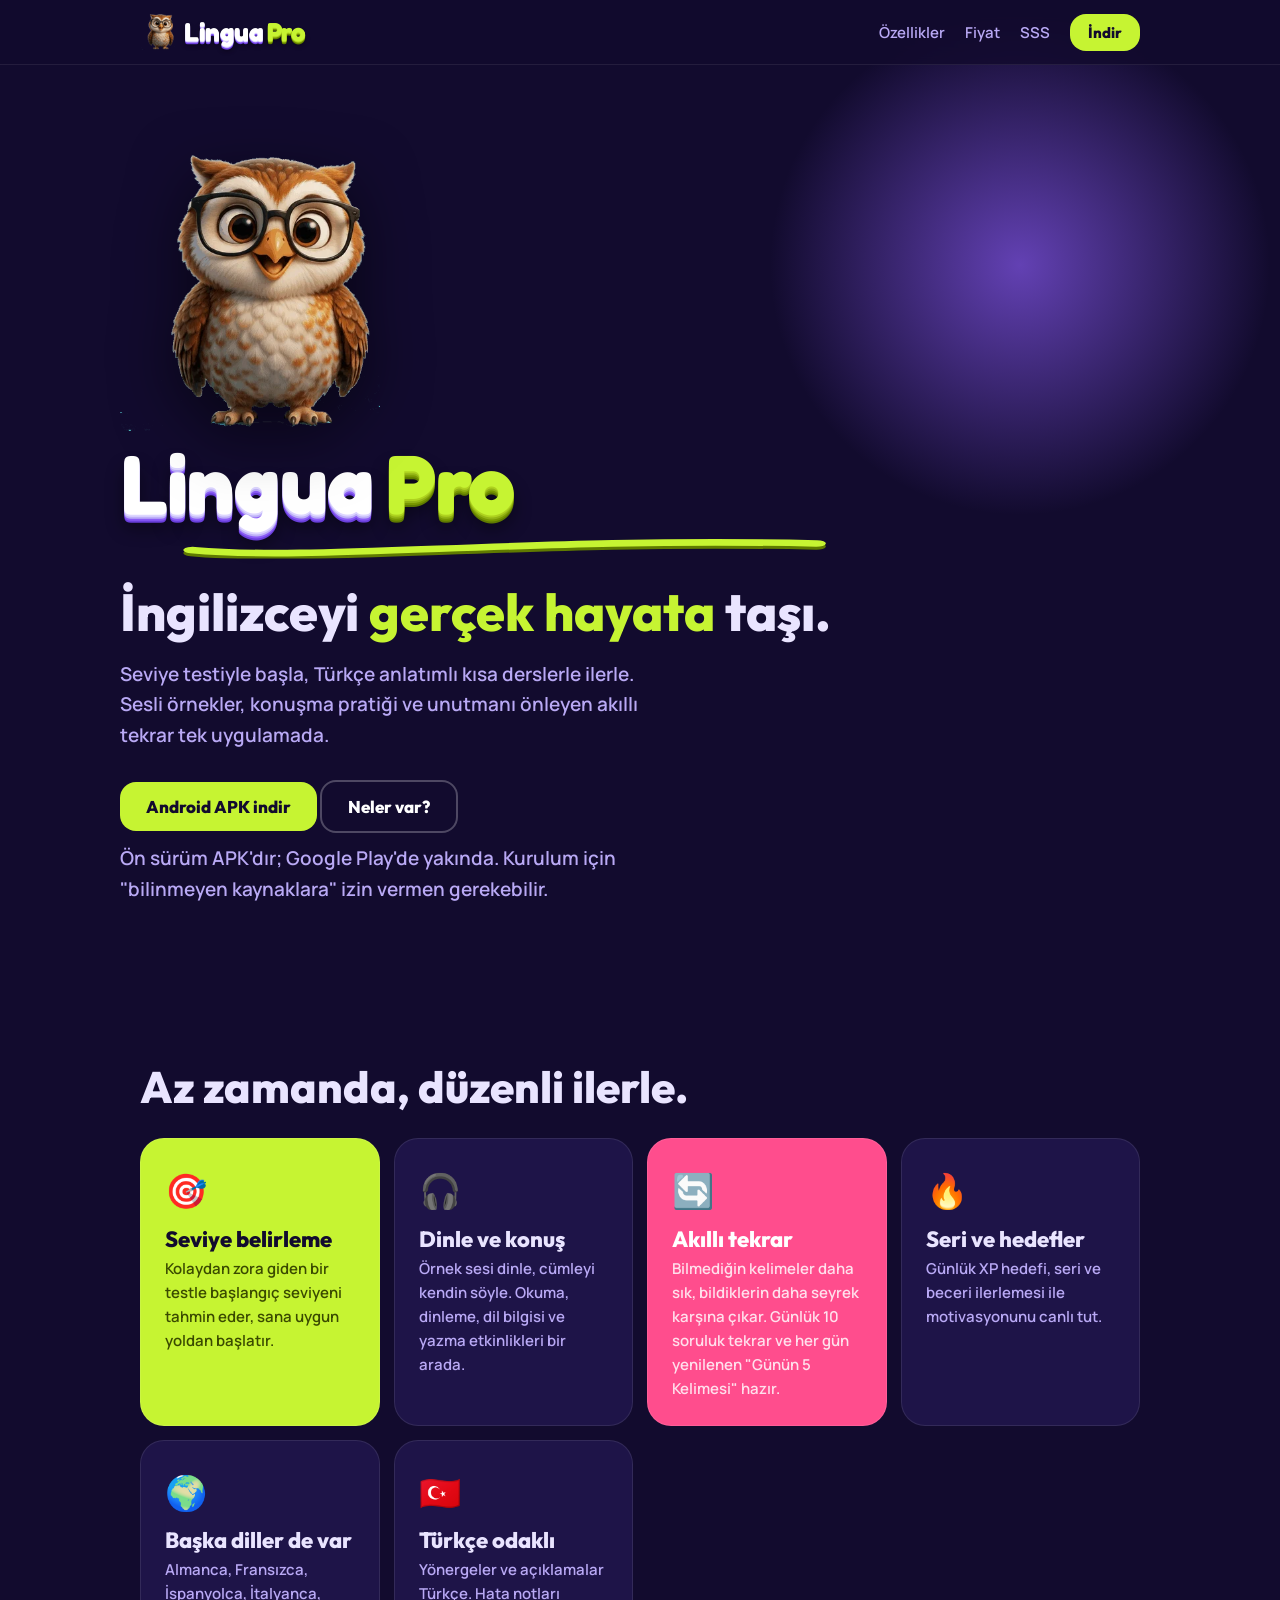
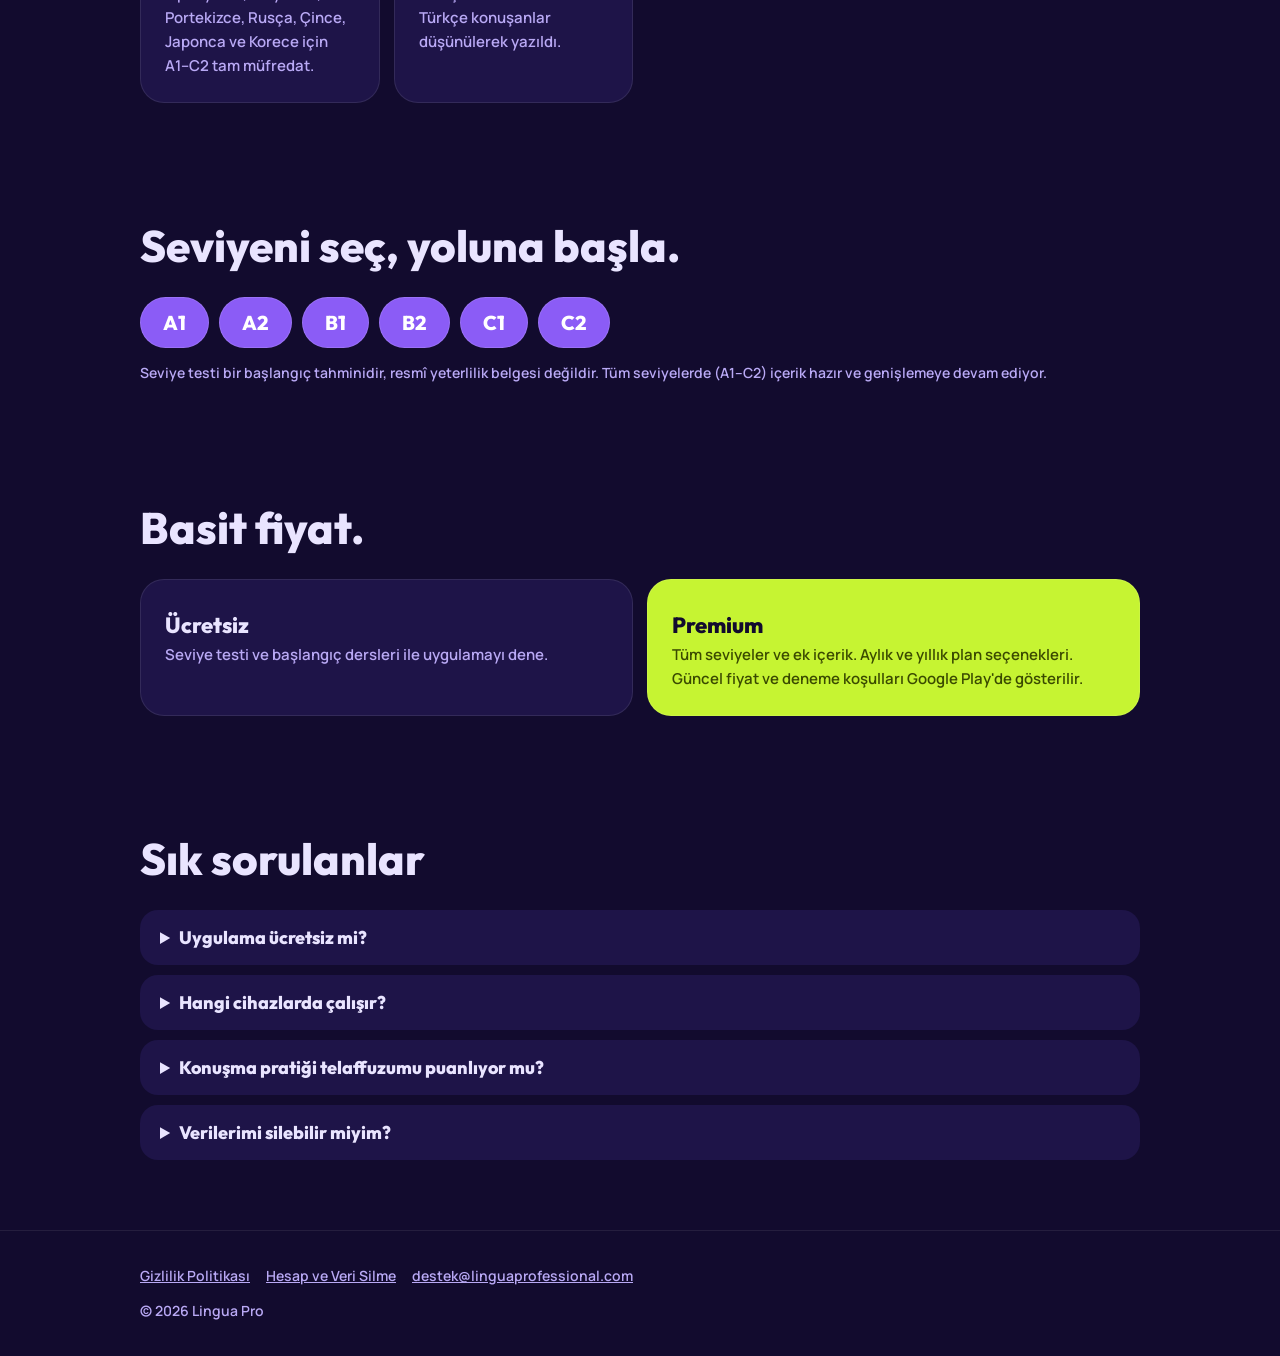
<file: index.html>
<!DOCTYPE html><html lang="tr"><head><meta charset="utf-8"><meta name="viewport" content="width=device-width,initial-scale=1"><link rel="icon" type="image/png" sizes="32x32" href="img/favicon-32.png"><link rel="apple-touch-icon" href="img/apple-touch-icon.png"><link rel="icon" sizes="192x192" href="img/favicon-192.png"><link href="https://fonts.googleapis.com/css2?family=Fredoka:wght@600;700&family=Outfit:wght@500;800&family=Manrope:wght@600;800&display=swap" rel="stylesheet"><link rel="stylesheet" href="style.css"><title>Lingua Pro – Türkçe anlatımlı İngilizce öğrenme uygulaması</title><meta name="description" content="Seviyeni belirle, kısa derslerle İngilizceyi adım adım öğren. Sesli konuşma pratiği ve akıllı tekrar Lingua Pro'da."><meta property="og:title" content="Lingua Pro – İngilizceyi gerçek hayata taşı"><meta property="og:image" content="https://www.linguaprofessional.com/img/owl.png"><meta property="og:type" content="website"><meta property="og:url" content="https://www.linguaprofessional.com/">
</head><body><header><div class="wrap"><a class="logo" href="index.html"><img src="img/favicon-192.png" alt="" width="36" height="36"><span class="wm"><b>Lingua</b><i>Pro</i></span></a><nav><a href="index.html#ozellikler">Özellikler</a><a href="index.html#fiyat">Fiyat</a><a href="index.html#sss">SSS</a><a class="btn" style="padding:9px 18px;font-size:15px;margin-left:20px" href="index.html#indir">İndir</a></nav></div></header>
<main>
<div class="wrap hero"><img class="owl" src="img/owl.webp" alt="Lingua Pro baykuş maskotu" width="260"><div class="wm big" role="img" aria-label="Lingua Pro"><b>Lingua</b><i>Pro</i></div><h1>İngilizceyi <em>gerçek hayata</em> taşı.</h1><p>Seviye testiyle başla, Türkçe anlatımlı kısa derslerle ilerle. Sesli örnekler, konuşma pratiği ve unutmanı önleyen akıllı tekrar tek uygulamada.</p><a class="btn" id="indir" href="linguapro.apk" download>Android APK indir</a> <a class="btn o" href="#ozellikler">Neler var?</a><p class="note" style="margin-top:10px">Ön sürüm APK'dır; Google Play'de yakında. Kurulum için "bilinmeyen kaynaklara" izin vermen gerekebilir.</p></div>

<section id="ozellikler"><div class="wrap"><h2 class="rv">Az zamanda, düzenli ilerle.</h2><div class="grid">
<div class="card l rv"><div class="i">🎯</div><h3>Seviye belirleme</h3><p>Kolaydan zora giden bir testle başlangıç seviyeni tahmin eder, sana uygun yoldan başlatır.</p></div>
<div class="card rv"><div class="i">🎧</div><h3>Dinle ve konuş</h3><p>Örnek sesi dinle, cümleyi kendin söyle. Okuma, dinleme, dil bilgisi ve yazma etkinlikleri bir arada.</p></div>
<div class="card p rv"><div class="i">🔄</div><h3>Akıllı tekrar</h3><p>Bilmediğin kelimeler daha sık, bildiklerin daha seyrek karşına çıkar. Günlük 10 soruluk tekrar ve her gün yenilenen "Günün 5 Kelimesi" hazır.</p></div>
<div class="card rv"><div class="i">🔥</div><h3>Seri ve hedefler</h3><p>Günlük XP hedefi, seri ve beceri ilerlemesi ile motivasyonunu canlı tut.</p></div>
<div class="card rv"><div class="i">🌍</div><h3>Başka diller de var</h3><p>Almanca, Fransızca, İspanyolca, İtalyanca, Portekizce, Rusça, Çince, Japonca ve Korece için A1–C2 tam müfredat.</p></div>
<div class="card rv"><div class="i">🇹🇷</div><h3>Türkçe odaklı</h3><p>Yönergeler ve açıklamalar Türkçe. Hata notları Türkçe konuşanlar düşünülerek yazıldı.</p></div></div></div></section>

<section><div class="wrap"><h2 class="rv">Seviyeni seç, yoluna başla.</h2><div class="lv rv"><span class="on">A1</span><span class="on">A2</span><span class="on">B1</span><span class="on">B2</span><span class="on">C1</span><span class="on">C2</span></div><p class="note">Seviye testi bir başlangıç tahminidir, resmî yeterlilik belgesi değildir. Tüm seviyelerde (A1–C2) içerik hazır ve genişlemeye devam ediyor.</p></div></section>

<section id="fiyat"><div class="wrap"><h2 class="rv">Basit fiyat.</h2><div class="grid"><div class="card rv"><h3>Ücretsiz</h3><p>Seviye testi ve başlangıç dersleri ile uygulamayı dene.</p></div><div class="card l rv"><h3>Premium</h3><p>Tüm seviyeler ve ek içerik. Aylık ve yıllık plan seçenekleri. Güncel fiyat ve deneme koşulları Google Play'de gösterilir.</p></div></div></div></section>

<section id="sss"><div class="wrap"><h2 class="rv">Sık sorulanlar</h2>
<details><summary>Uygulama ücretsiz mi?</summary><p>Temel içerik ücretsiz olacak. Premium planın fiyatı ve deneme koşulları yayın sırasında Google Play'de açıkça gösterilir.</p></details>
<details><summary>Hangi cihazlarda çalışır?</summary><p>Android. Ön sürüm APK'yı siteden indirebilirsin; Google Play sürümü yakında.</p></details>
<details><summary>Konuşma pratiği telaffuzumu puanlıyor mu?</summary><p>Hayır. Konuşma tanıma bir deneme aracıdır, telaffuz puanı değildir. Açık uçlu yazı yanıtları da otomatik puanlanmaz; örnek yanıtla kendin karşılaştırırsın.</p></details>
<details><summary>Verilerimi silebilir miyim?</summary><p>Evet. <a href="hesap-silme.html">Hesap ve veri silme</a> sayfasına bak.</p></details></div></section>
</main>
<footer><div class="wrap"><a href="gizlilik.html">Gizlilik Politikası</a><a href="hesap-silme.html">Hesap ve Veri Silme</a><a href="mailto:destek@linguaprofessional.com">destek@linguaprofessional.com</a><p style="margin-top:12px">© 2026 Lingua Pro</p></div></footer>
<script>const o=new IntersectionObserver(e=>e.forEach(x=>x.isIntersecting&&x.target.classList.add('in')),{threshold:.15});document.querySelectorAll('.rv').forEach(e=>o.observe(e))</script></body></html>
</file>
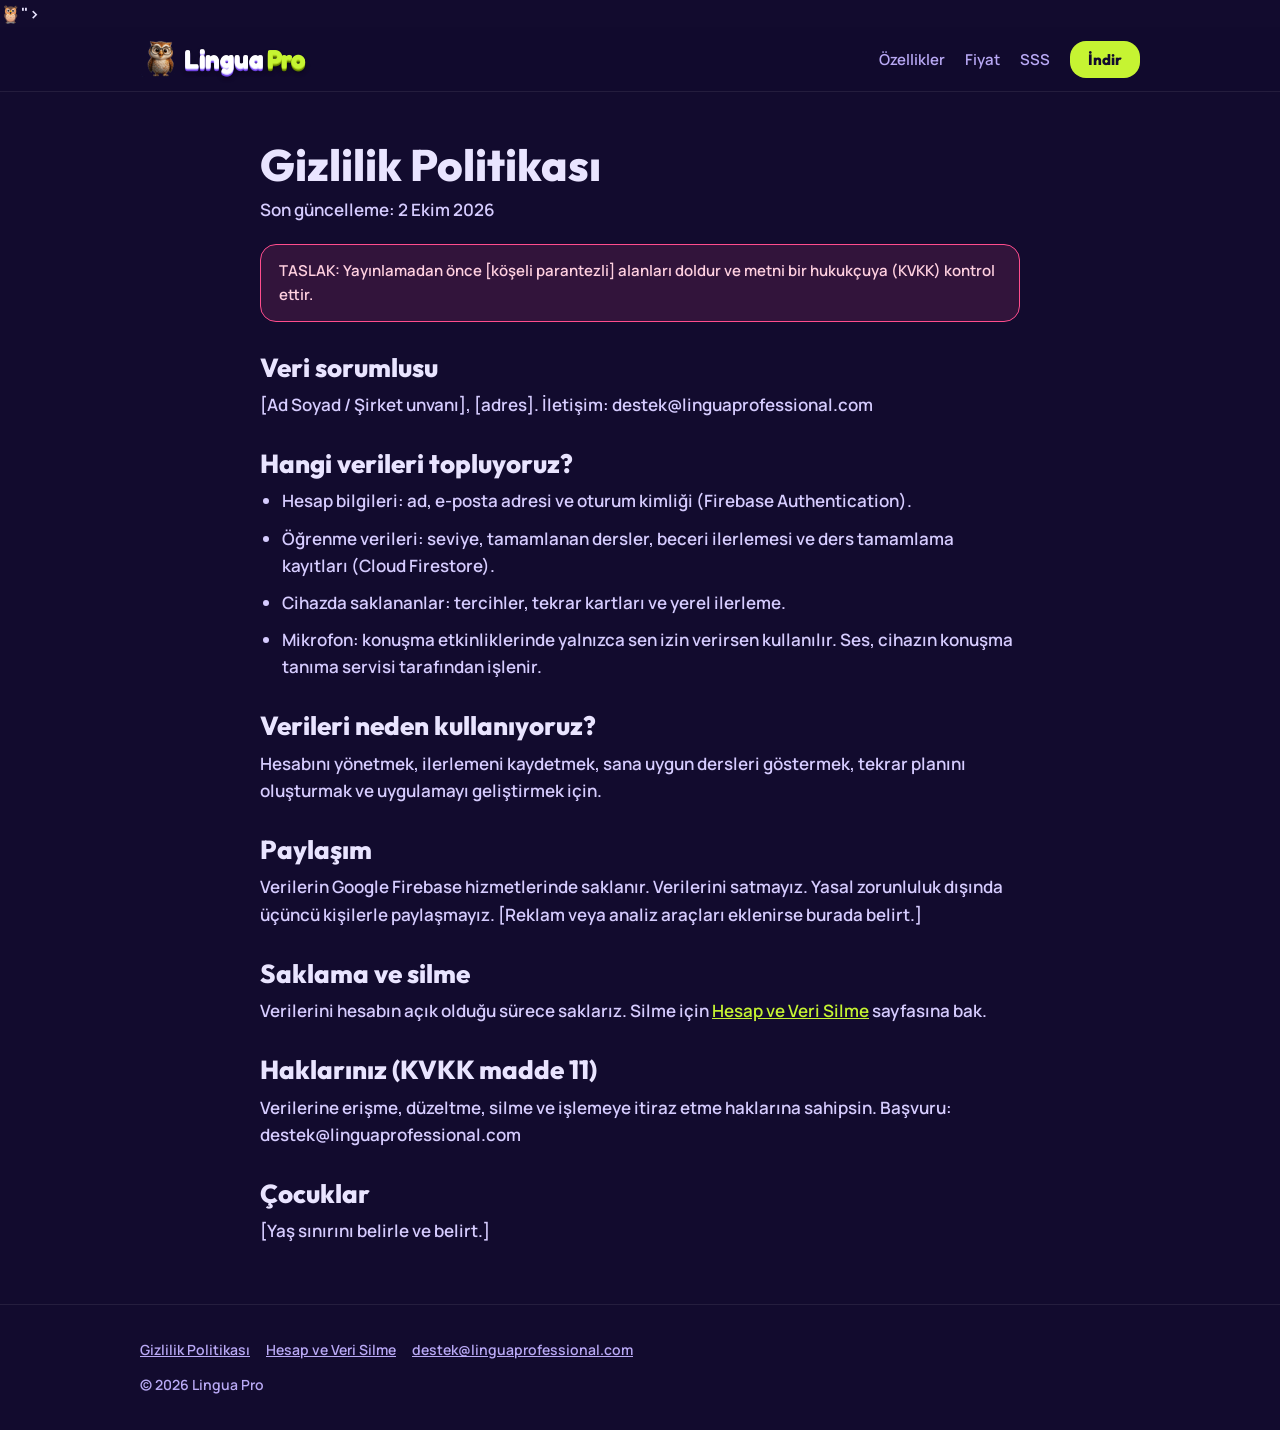
<file: gizlilik.html>
<!DOCTYPE html><html lang="tr"><head><meta charset="utf-8"><meta name="viewport" content="width=device-width,initial-scale=1"><link rel="icon" type="image/png" sizes="32x32" href="img/favicon-32.png"><link rel="apple-touch-icon" href="img/apple-touch-icon.png"><text y=%22.9em%22 font-size=%2290%22>🦉</text></svg>"><link href="https://fonts.googleapis.com/css2?family=Fredoka:wght@600;700&family=Outfit:wght@500;800&family=Manrope:wght@600;800&display=swap" rel="stylesheet"><link rel="stylesheet" href="style.css"><title>Gizlilik Politikası – Lingua Pro</title><meta name="robots" content="index"></head><body><header><div class="wrap"><a class="logo" href="index.html"><img src="img/favicon-192.png" alt="" width="36" height="36"><span class="wm"><b>Lingua</b><i>Pro</i></span></a><nav><a href="index.html#ozellikler">Özellikler</a><a href="index.html#fiyat">Fiyat</a><a href="index.html#sss">SSS</a><a class="btn" style="padding:9px 18px;font-size:15px;margin-left:20px" href="index.html#indir">İndir</a></nav></div></header>
<main class="wrap doc"><h1>Gizlilik Politikası</h1><p>Son güncelleme: 2 Ekim 2026</p>
<div class="warn">TASLAK: Yayınlamadan önce [köşeli parantezli] alanları doldur ve metni bir hukukçuya (KVKK) kontrol ettir.</div>
<h2>Veri sorumlusu</h2><p>[Ad Soyad / Şirket unvanı], [adres]. İletişim: destek@linguaprofessional.com</p>
<h2>Hangi verileri topluyoruz?</h2><ul><li>Hesap bilgileri: ad, e-posta adresi ve oturum kimliği (Firebase Authentication).</li><li>Öğrenme verileri: seviye, tamamlanan dersler, beceri ilerlemesi ve ders tamamlama kayıtları (Cloud Firestore).</li><li>Cihazda saklananlar: tercihler, tekrar kartları ve yerel ilerleme.</li><li>Mikrofon: konuşma etkinliklerinde yalnızca sen izin verirsen kullanılır. Ses, cihazın konuşma tanıma servisi tarafından işlenir.</li></ul>
<h2>Verileri neden kullanıyoruz?</h2><p>Hesabını yönetmek, ilerlemeni kaydetmek, sana uygun dersleri göstermek, tekrar planını oluşturmak ve uygulamayı geliştirmek için.</p>
<h2>Paylaşım</h2><p>Verilerin Google Firebase hizmetlerinde saklanır. Verilerini satmayız. Yasal zorunluluk dışında üçüncü kişilerle paylaşmayız. [Reklam veya analiz araçları eklenirse burada belirt.]</p>
<h2>Saklama ve silme</h2><p>Verilerini hesabın açık olduğu sürece saklarız. Silme için <a href="hesap-silme.html">Hesap ve Veri Silme</a> sayfasına bak.</p>
<h2>Haklarınız (KVKK madde 11)</h2><p>Verilerine erişme, düzeltme, silme ve işlemeye itiraz etme haklarına sahipsin. Başvuru: destek@linguaprofessional.com</p>
<h2>Çocuklar</h2><p>[Yaş sınırını belirle ve belirt.]</p></main>
<footer><div class="wrap"><a href="gizlilik.html">Gizlilik Politikası</a><a href="hesap-silme.html">Hesap ve Veri Silme</a><a href="mailto:destek@linguaprofessional.com">destek@linguaprofessional.com</a><p style="margin-top:12px">© 2026 Lingua Pro</p></div></footer></body></html>
</file>
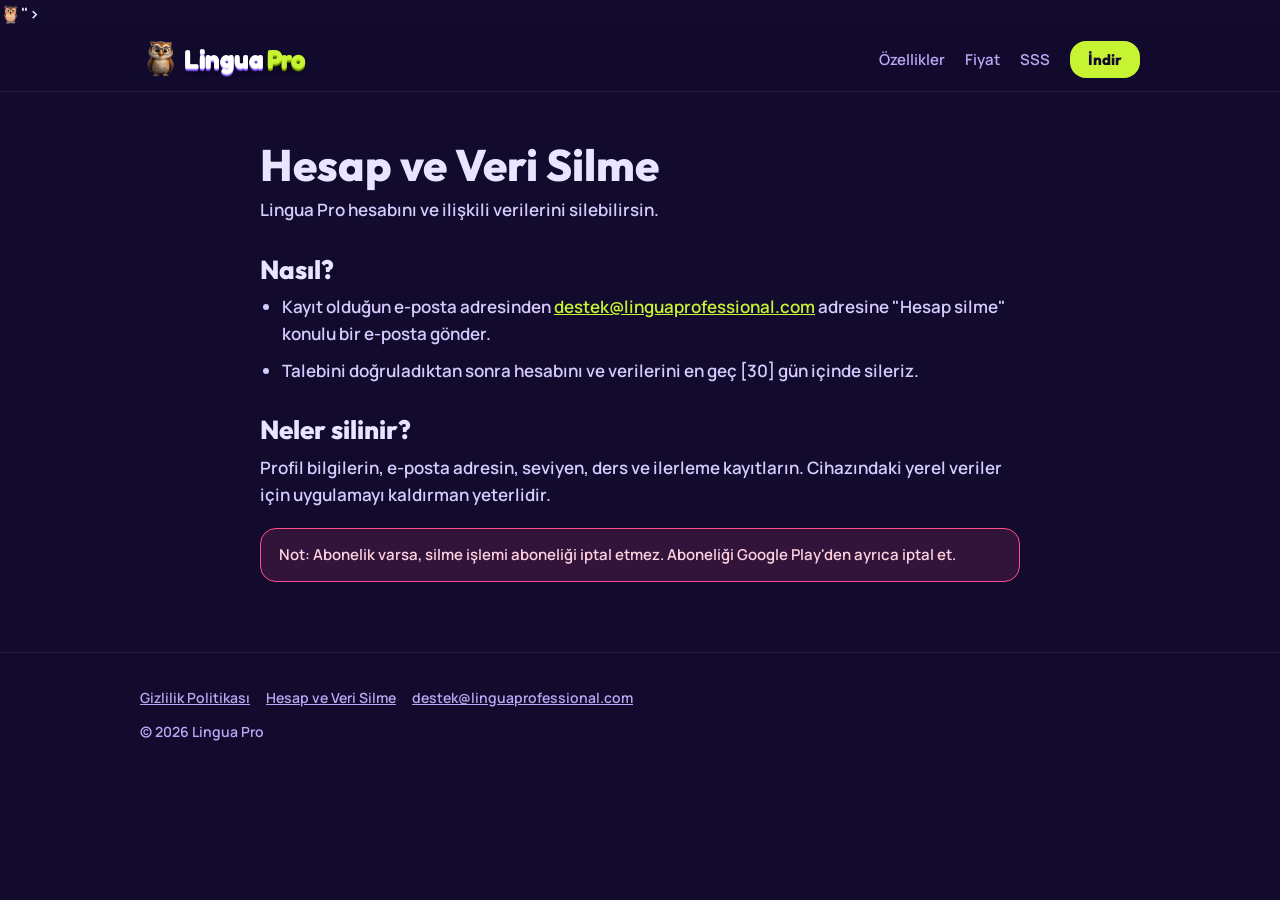
<file: hesap-silme.html>
<!DOCTYPE html><html lang="tr"><head><meta charset="utf-8"><meta name="viewport" content="width=device-width,initial-scale=1"><link rel="icon" type="image/png" sizes="32x32" href="img/favicon-32.png"><link rel="apple-touch-icon" href="img/apple-touch-icon.png"><text y=%22.9em%22 font-size=%2290%22>🦉</text></svg>"><link href="https://fonts.googleapis.com/css2?family=Fredoka:wght@600;700&family=Outfit:wght@500;800&family=Manrope:wght@600;800&display=swap" rel="stylesheet"><link rel="stylesheet" href="style.css"><title>Hesap ve Veri Silme – Lingua Pro</title></head><body><header><div class="wrap"><a class="logo" href="index.html"><img src="img/favicon-192.png" alt="" width="36" height="36"><span class="wm"><b>Lingua</b><i>Pro</i></span></a><nav><a href="index.html#ozellikler">Özellikler</a><a href="index.html#fiyat">Fiyat</a><a href="index.html#sss">SSS</a><a class="btn" style="padding:9px 18px;font-size:15px;margin-left:20px" href="index.html#indir">İndir</a></nav></div></header>
<main class="wrap doc"><h1>Hesap ve Veri Silme</h1>
<p>Lingua Pro hesabını ve ilişkili verilerini silebilirsin.</p>
<h2>Nasıl?</h2><ul><li>Kayıt olduğun e-posta adresinden <a href="mailto:destek@linguaprofessional.com?subject=Hesap%20silme">destek@linguaprofessional.com</a> adresine "Hesap silme" konulu bir e-posta gönder.</li><li>Talebini doğruladıktan sonra hesabını ve verilerini en geç [30] gün içinde sileriz.</li></ul>
<h2>Neler silinir?</h2><p>Profil bilgilerin, e-posta adresin, seviyen, ders ve ilerleme kayıtların. Cihazındaki yerel veriler için uygulamayı kaldırman yeterlidir.</p>
<div class="warn">Not: Abonelik varsa, silme işlemi aboneliği iptal etmez. Aboneliği Google Play'den ayrıca iptal et.</div></main>
<footer><div class="wrap"><a href="gizlilik.html">Gizlilik Politikası</a><a href="hesap-silme.html">Hesap ve Veri Silme</a><a href="mailto:destek@linguaprofessional.com">destek@linguaprofessional.com</a><p style="margin-top:12px">© 2026 Lingua Pro</p></div></footer></body></html>
</file>
<file: style.css>
:root{--bg:#120B2E;--p2:#1E1448;--lilac:#8B5CF6;--lime:#C6F432;--pink:#FF4D8D;--ice:#E9E4FF;--mut:#B9A9F5}
*{box-sizing:border-box;margin:0}html{scroll-behavior:smooth}
body{background:var(--bg);color:var(--ice);font:600 17px/1.6 Manrope,system-ui,sans-serif;overflow-x:hidden}
h1,h2,h3,.logo{font-family:Outfit,Manrope,sans-serif;font-weight:800;line-height:1.05}
a{color:var(--lime)}.wrap{max-width:1040px;margin:auto;padding:0 20px}
header{position:sticky;top:0;z-index:5;background:#120B2Ecc;backdrop-filter:blur(12px);border-bottom:1px solid #ffffff14}
header .wrap{display:flex;align-items:center;justify-content:space-between;height:64px}
.logo{font-size:22px;color:#fff;text-decoration:none}nav a{color:var(--mut);text-decoration:none;margin-left:20px;font-size:15px}nav a:hover{color:var(--lime)}
.btn{display:inline-block;background:var(--lime);color:#120B2E;padding:14px 26px;border-radius:16px;font:800 17px Outfit;text-decoration:none;transition:transform .15s}
.btn:hover{transform:translateY(-3px) rotate(-1deg)}.btn.o{background:none;color:#fff;border:2px solid #ffffff40}
.hero{padding:90px 0 70px;position:relative}
.hero::before{content:'';position:absolute;width:520px;height:520px;right:-120px;top:-60px;background:radial-gradient(#8B5CF6aa,#0000 68%);animation:gl 8s ease-in-out infinite alternate;z-index:-1}
@keyframes gl{to{transform:translate(-80px,50px)}}
.hero h1{font-size:clamp(40px,7vw,76px);max-width:760px}.hero h1 em{font-style:normal;color:var(--lime)}
.hero p{max-width:540px;margin:20px 0 30px;color:var(--mut);font-size:19px}
.logo{display:flex;align-items:center;gap:8px}.owl{width:min(260px,60vw);height:auto;display:block;margin-bottom:10px;filter:drop-shadow(0 18px 30px #0008);animation:wig 2.6s ease-in-out infinite;transform-origin:50% 90%}
@keyframes wig{20%{transform:rotate(-12deg)}40%{transform:rotate(10deg)}60%{transform:rotate(-5deg)}80%{transform:none}}
section{padding:60px 0}h2{font-size:clamp(30px,5vw,44px);margin-bottom:28px}
.grid{display:grid;grid-template-columns:repeat(auto-fit,minmax(230px,1fr));gap:14px}
.card{background:var(--p2);border:1px solid #ffffff18;border-radius:24px;padding:24px;transition:transform .2s}
.card:hover{transform:translateY(-6px)}.card .i{font-size:34px}.card h3{font-size:22px;margin:10px 0 6px}.card p{color:var(--mut);font-size:15px}
.card.l{background:var(--lime);color:#120B2E}.card.l p{color:#3a4a00}.card.p{background:var(--pink);color:#fff}.card.p p{color:#ffe0ec}
.lv{display:flex;gap:10px;flex-wrap:wrap}.lv span{padding:12px 22px;border-radius:99px;background:var(--p2);border:1px solid #ffffff22;font:800 20px Outfit}.lv span.on{background:var(--lilac);color:#fff}
.note{color:var(--mut);font-size:14px;margin-top:14px}
details{background:var(--p2);border-radius:18px;padding:16px 20px;margin-bottom:10px}summary{font:800 18px Outfit;cursor:pointer}details p{margin-top:8px;color:var(--mut)}
footer{border-top:1px solid #ffffff14;padding:34px 0;color:var(--mut);font-size:14px}footer a{color:var(--mut);margin-right:16px}
.doc{padding:50px 0;max-width:760px}.doc h1{font-size:44px;margin-bottom:8px}.doc h2{font-size:26px;margin:32px 0 10px}.doc p,.doc li{color:#d6ccff;margin-bottom:10px}.doc ul{padding-left:22px}
.warn{background:#FF4D8D22;border:1px solid var(--pink);border-radius:16px;padding:14px 18px;margin:20px 0;color:#ffd0e0;font-size:15px}
.rv{opacity:0;transform:translateY(28px);transition:.7s cubic-bezier(.2,.9,.3,1)}.rv.in{opacity:1;transform:none}
@media(max-width:640px){nav a:not(.btn){display:none}}
@media(prefers-reduced-motion:reduce){*{animation:none!important;transition:none!important}.rv{opacity:1;transform:none}}

.wm{font-family:Fredoka,Outfit,sans-serif;font-weight:700;letter-spacing:-.01em;line-height:1;display:inline-block;font-size:26px}
.wm b,.wm i{font-weight:700;font-style:normal}
.wm b{color:#fff;text-shadow:0 .025em 0 #ddd6ff,0 .05em 0 #bdb0f7,0 .075em 0 #8B5CF6,0 .1em 0 #6a3fdc,0 .16em .22em #0007}
.wm i{color:var(--lime);margin-left:.16em;text-shadow:0 .025em 0 #aed21f,0 .05em 0 #93b315,0 .075em 0 #789700,0 .1em 0 #5f7a00,0 .16em .22em #0007}
.wm.big{display:block;font-size:clamp(46px,9vw,84px);margin:4px 0 26px}
.wm.big::after{content:'';display:block;height:.28em;width:62%;margin:.12em 0 0 6%;background:url("data:image/svg+xml,%3Csvg xmlns='http://www.w3.org/2000/svg' viewBox='0 0 240 26' preserveAspectRatio='none'%3E%3Cpath d='M4 16C50 28 130 2 236 9' fill='none' stroke='%23C6F432' stroke-width='7' stroke-linecap='round'/%3E%3C/svg%3E") no-repeat;background-size:100% 100%;filter:drop-shadow(0 3px 0 #5f7a00);animation:sw 1.2s .3s both}
@keyframes sw{from{clip-path:inset(0 100% 0 0)}to{clip-path:inset(0 0 0 0)}}
.hero h1{font-size:clamp(30px,5vw,52px)}
</file>
